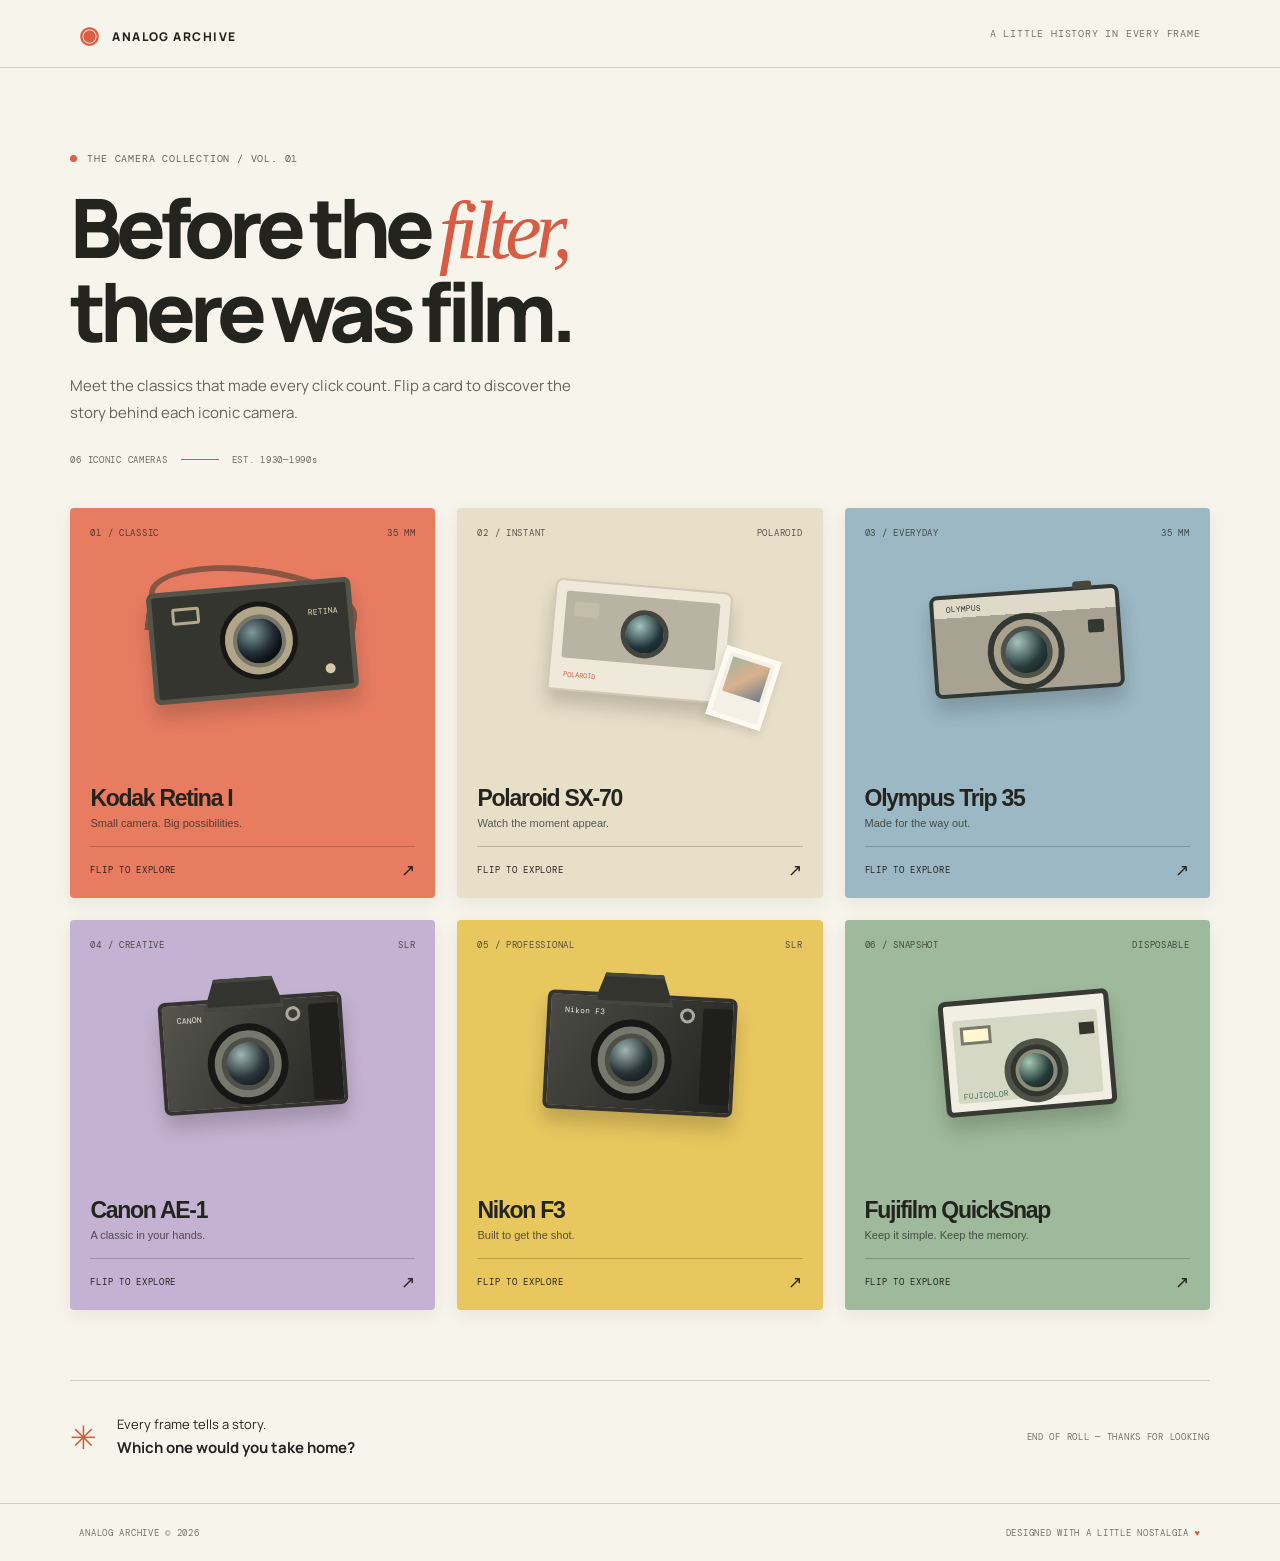
<file: index.html>
<!doctype html>
<html lang="en">
  <head>
    <meta charset="UTF-8" />
    <meta name="viewport" content="width=device-width, initial-scale=1.0" />
    <meta
      name="description"
      content="An interactive collection of iconic retro cameras."
    />
    <title>Analog Archive — Retro Camera Flip Cards</title>
    <link rel="preconnect" href="https://fonts.googleapis.com" />
    <link rel="preconnect" href="https://fonts.gstatic.com" crossorigin />
    <link
      href="https://fonts.googleapis.com/css2?family=DM+Mono:wght@400;500&family=Manrope:wght@400;500;600;700;800&display=swap"
      rel="stylesheet"
    />
    <link rel="stylesheet" href="css/style.css" />
  </head>
  <body>
    <header class="site-header">
      <a class="wordmark" href="#" aria-label="Analog Archive home">
        <span class="wordmark-icon">◉</span>
        ANALOG ARCHIVE
      </a>
      <span class="header-note">A LITTLE HISTORY IN EVERY FRAME</span>
    </header>

    <main>
      <section class="intro">
        <p class="eyebrow">
          <span class="eyebrow-dot"></span>
          THE CAMERA COLLECTION / VOL. 01
        </p>
        <h1>
          Before the
          <em>filter,</em>
          <br />
          there was film.
        </h1>
        <p class="intro-copy">
          Meet the classics that made every click count. Flip a card to discover
          the story behind each iconic camera.
        </p>
        <div class="intro-meta">
          <span>06 ICONIC CAMERAS</span>
          <span class="meta-line"></span>
          <span>EST. 1930—1990s</span>
        </div>
      </section>

      <section class="camera-grid" aria-label="Retro camera collection">
        <article class="camera-card card-coral">
          <button
            class="card-inner"
            type="button"
            aria-pressed="false"
            aria-label="Flip Kodak Retina I card"
          >
            <span class="card-face card-front">
              <span class="card-topline">
                <span>01 / CLASSIC</span>
                <span>35 MM</span>
              </span>
              <span class="camera-art kodak" aria-hidden="true">
                <span class="camera-strap"></span>
                <span class="camera-body">
                  <span class="viewfinder"></span>
                  <span class="lens-ring">
                    <span class="lens-glass"></span>
                  </span>
                  <span class="camera-badge">RETINA</span>
                  <span class="shutter"></span>
                </span>
              </span>
              <span class="card-title">Kodak Retina I</span>
              <span class="card-subtitle">
                Small camera. Big possibilities.
              </span>
              <span class="flip-hint">
                FLIP TO EXPLORE
                <span>↗</span>
              </span>
            </span>
            <span class="card-face card-back">
              <span class="back-index">CAMERA NO. 01</span>
              <span class="back-symbol">✳</span>
              <span class="back-kicker">THE POCKET PIONEER</span>
              <strong>Kodak Retina I</strong>
              <span class="back-copy">
                Introduced in 1934, the Retina helped popularize the compact 35
                mm camera. Its folding design made serious photography easier to
                take on the road.
              </span>
              <span class="fact-row">
                <span>INTRODUCED</span>
                <b>1934</b>
              </span>
              <span class="fact-row">
                <span>FILM</span>
                <b>35 mm</b>
              </span>
              <span class="flip-hint">
                BACK TO FRONT
                <span>↻</span>
              </span>
            </span>
          </button>
        </article>

        <article class="camera-card card-cream">
          <button
            class="card-inner"
            type="button"
            aria-pressed="false"
            aria-label="Flip Polaroid SX-70 card"
          >
            <span class="card-face card-front">
              <span class="card-topline">
                <span>02 / INSTANT</span>
                <span>POLAROID</span>
              </span>
              <span class="camera-art polaroid" aria-hidden="true">
                <span class="instant-camera">
                  <span class="instant-flash"></span>
                  <span class="instant-lens"></span>
                  <span class="instant-logo">POLAROID</span>
                </span>
                <span class="photo-print"></span>
              </span>
              <span class="card-title">Polaroid SX-70</span>
              <span class="card-subtitle">Watch the moment appear.</span>
              <span class="flip-hint">
                FLIP TO EXPLORE
                <span>↗</span>
              </span>
            </span>
            <span class="card-face card-back">
              <span class="back-index">CAMERA NO. 02</span>
              <span class="back-symbol">▧</span>
              <span class="back-kicker">INSTANT MAGIC</span>
              <strong>Polaroid SX-70</strong>
              <span class="back-copy">
                Launched in 1972, this folding instant camera produced photos
                without a separate darkroom. Its elegant design made instant
                photography feel futuristic.
              </span>
              <span class="fact-row">
                <span>INTRODUCED</span>
                <b>1972</b>
              </span>
              <span class="fact-row">
                <span>FILM</span>
                <b>Instant</b>
              </span>
              <span class="flip-hint">
                BACK TO FRONT
                <span>↻</span>
              </span>
            </span>
          </button>
        </article>

        <article class="camera-card card-blue">
          <button
            class="card-inner"
            type="button"
            aria-pressed="false"
            aria-label="Flip Olympus Trip 35 card"
          >
            <span class="card-face card-front">
              <span class="card-topline">
                <span>03 / EVERYDAY</span>
                <span>35 MM</span>
              </span>
              <span class="camera-art olympus" aria-hidden="true">
                <span class="compact-body">
                  <span class="brand-mark">OLYMPUS</span>
                  <span class="compact-lens"><span></span></span>
                  <span class="compact-window"></span>
                  <span class="compact-button"></span>
                </span>
              </span>
              <span class="card-title">Olympus Trip 35</span>
              <span class="card-subtitle">Made for the way out.</span>
              <span class="flip-hint">
                FLIP TO EXPLORE
                <span>↗</span>
              </span>
            </span>
            <span class="card-face card-back">
              <span class="back-index">CAMERA NO. 03</span>
              <span class="back-symbol">⌁</span>
              <span class="back-kicker">THE TRAVEL COMPANION</span>
              <strong>Olympus Trip 35</strong>
              <span class="back-copy">
                Released in 1967, the Trip 35 became a beloved travel camera
                thanks to its compact build, simple operation and
                selenium-powered automatic exposure.
              </span>
              <span class="fact-row">
                <span>INTRODUCED</span>
                <b>1967</b>
              </span>
              <span class="fact-row">
                <span>FILM</span>
                <b>35 mm</b>
              </span>
              <span class="flip-hint">
                BACK TO FRONT
                <span>↻</span>
              </span>
            </span>
          </button>
        </article>

        <article class="camera-card card-lilac">
          <button
            class="card-inner"
            type="button"
            aria-pressed="false"
            aria-label="Flip Canon AE-1 card"
          >
            <span class="card-face card-front">
              <span class="card-topline">
                <span>04 / CREATIVE</span>
                <span>SLR</span>
              </span>
              <span class="camera-art canon" aria-hidden="true">
                <span class="slr-body">
                  <span class="pentaprism"></span>
                  <span class="slr-grip"></span>
                  <span class="slr-lens"><span></span></span>
                  <span class="slr-label">CANON</span>
                  <span class="slr-dial"></span>
                </span>
              </span>
              <span class="card-title">Canon AE-1</span>
              <span class="card-subtitle">A classic in your hands.</span>
              <span class="flip-hint">
                FLIP TO EXPLORE
                <span>↗</span>
              </span>
            </span>
            <span class="card-face card-back">
              <span class="back-index">CAMERA NO. 04</span>
              <span class="back-symbol">◌</span>
              <span class="back-kicker">A NEW KIND OF CONTROL</span>
              <strong>Canon AE-1</strong>
              <span class="back-copy">
                Introduced in 1976, the AE-1 brought electronic automation to a
                wide audience. It became a hugely popular SLR for learners and
                enthusiasts alike.
              </span>
              <span class="fact-row">
                <span>INTRODUCED</span>
                <b>1976</b>
              </span>
              <span class="fact-row">
                <span>FILM</span>
                <b>35 mm</b>
              </span>
              <span class="flip-hint">
                BACK TO FRONT
                <span>↻</span>
              </span>
            </span>
          </button>
        </article>

        <article class="camera-card card-yellow">
          <button
            class="card-inner"
            type="button"
            aria-pressed="false"
            aria-label="Flip Nikon F3 card"
          >
            <span class="card-face card-front">
              <span class="card-topline">
                <span>05 / PROFESSIONAL</span>
                <span>SLR</span>
              </span>
              <span class="camera-art nikon" aria-hidden="true">
                <span class="pro-camera">
                  <span class="pro-prism"></span>
                  <span class="pro-grip"></span>
                  <span class="pro-lens"><span></span></span>
                  <span class="pro-name">Nikon F3</span>
                  <span class="pro-dial"></span>
                </span>
              </span>
              <span class="card-title">Nikon F3</span>
              <span class="card-subtitle">Built to get the shot.</span>
              <span class="flip-hint">
                FLIP TO EXPLORE
                <span>↗</span>
              </span>
            </span>
            <span class="card-face card-back">
              <span class="back-index">CAMERA NO. 05</span>
              <span class="back-symbol">✦</span>
              <span class="back-kicker">FIELD-TESTED LEGEND</span>
              <strong>Nikon F3</strong>
              <span class="back-copy">
                Debuting in 1980, the F3 paired a rugged professional body with
                electronic aperture-priority exposure and a design by Giorgetto
                Giugiaro.
              </span>
              <span class="fact-row">
                <span>INTRODUCED</span>
                <b>1980</b>
              </span>
              <span class="fact-row">
                <span>FILM</span>
                <b>35 mm</b>
              </span>
              <span class="flip-hint">
                BACK TO FRONT
                <span>↻</span>
              </span>
            </span>
          </button>
        </article>

        <article class="camera-card card-green">
          <button
            class="card-inner"
            type="button"
            aria-pressed="false"
            aria-label="Flip Fujifilm QuickSnap card"
          >
            <span class="card-face card-front">
              <span class="card-topline">
                <span>06 / SNAPSHOT</span>
                <span>DISPOSABLE</span>
              </span>
              <span class="camera-art fuji" aria-hidden="true">
                <span class="disposable-body">
                  <span class="disposable-flash"></span>
                  <span class="disposable-lens"><span></span></span>
                  <span class="disposable-view"></span>
                  <span class="disposable-label">FUJICOLOR</span>
                </span>
              </span>
              <span class="card-title">Fujifilm QuickSnap</span>
              <span class="card-subtitle">
                Keep it simple. Keep the memory.
              </span>
              <span class="flip-hint">
                FLIP TO EXPLORE
                <span>↗</span>
              </span>
            </span>
            <span class="card-face card-back">
              <span class="back-index">CAMERA NO. 06</span>
              <span class="back-symbol">⌖</span>
              <span class="back-kicker">NO SETTINGS, JUST MOMENTS</span>
              <strong>Fujifilm QuickSnap</strong>
              <span class="back-copy">
                First introduced in 1986, QuickSnap helped make disposable
                cameras a party, holiday and everyday staple. Point, shoot,
                develop—and relive it.
              </span>
              <span class="fact-row">
                <span>INTRODUCED</span>
                <b>1986</b>
              </span>
              <span class="fact-row">
                <span>FILM</span>
                <b>35 mm</b>
              </span>
              <span class="flip-hint">
                BACK TO FRONT
                <span>↻</span>
              </span>
            </span>
          </button>
        </article>
      </section>

      <section class="closing-note">
        <span class="closing-star">✳</span>
        <p>
          Every frame tells a story.
          <br />
          <strong>Which one would you take home?</strong>
        </p>
        <span class="closing-caption">END OF ROLL — THANKS FOR LOOKING</span>
      </section>
    </main>
    <footer>
      <span>ANALOG ARCHIVE © 2026</span>
      <span>
        DESIGNED WITH A LITTLE NOSTALGIA
        <span class="footer-heart">♥</span>
      </span>
    </footer>
    <script src="js/script.js"></script>
  </body>
</html>
</file>
<file: css/style.css>
* {
  box-sizing: border-box;
}

:root {
  --ink: #24241f;
  --paper: #f7f4ec;
  --muted: #76746b;
  --line: rgba(36, 36, 31, 0.18);
}

body {
  margin: 0;
  color: var(--ink);
  background: var(--paper);
  font-family: "Manrope", sans-serif;
}

.camera-grid {
  display: grid;
  grid-template-columns: repeat(3, minmax(0, 1fr));
  gap: 22px;
}

.camera-card {
  height: 390px;
  perspective: 1200px;
}
.camera-card.is-flipped .card-inner {
  transform: rotateY(180deg);
}

.card-inner {
  position: relative;
  width: 100%;
  height: 100%;
  border: 0;
  padding: 0;
  background: transparent;
  cursor: pointer;
  transform-style: preserve-3d;
  transition: transform 0.72s cubic-bezier(0.2, 0.75, 0.2, 1);
}

.card-face {
  position: absolute;
  inset: 0;
  display: flex;
  flex-direction: column;
  overflow: hidden;
  border-radius: 4px;
  padding: 19px 20px 17px;
  backface-visibility: hidden;
  -webkit-backface-visibility: hidden;
}

.card-back {
  transform: rotateY(180deg);
  background: #282923;
  color: #f8f4e9;
}

.card-coral .card-front {
  background: #e77c61;
}

.card-cream .card-front {
  background: #e8dfc9;
}

.card-blue .card-front {
  background: #9bb8c4;
}

.card-lilac .card-front {
  background: #c4b2d2;
}

.card-yellow .card-front {
  background: #e8c75f;
}

.card-green .card-front {
  background: #9eb99b;
}

@media (max-width: 900px) {
  .camera-grid {
    grid-template-columns: repeat(2, minmax(0, 1fr));
  }
}
@media (max-width: 560px) {
  .camera-grid {
    grid-template-columns: 1fr;
  }
  .camera-card {
    height: 380px;
  }
}
* {
  box-sizing: border-box;
}

:root {
  --ink: #24241f;
  --paper: #f7f4ec;
  --muted: #76746b;
  --line: rgba(36, 36, 31, 0.18);
}

html {
  scroll-behavior: smooth;
}

body {
  margin: 0;
  color: var(--ink);
  background: var(--paper);
  font-family: "Manrope", sans-serif;
}

.site-header {
  min-height: 68px;
  padding: 0 6.2vw;
  display: flex;
  align-items: center;
  justify-content: space-between;
  border-bottom: 1px solid var(--line);
}

.wordmark {
  color: var(--ink);
  text-decoration: none;
  font-size: 12px;
  font-weight: 800;
  letter-spacing: 0.12em;
}

.wordmark-icon {
  color: #df5d43;
  font-size: 23px;
  vertical-align: -2px;
  margin-right: 8px;
}

.header-note,
.eyebrow,
.intro-meta,
.card-topline,
.flip-hint,
.back-index,
.back-kicker,
.fact-row,
.closing-caption,
footer {
  font-family: "DM Mono", monospace;
  letter-spacing: 0.08em;
}

.header-note {
  font-size: 10px;
  color: var(--muted);
}

main {
  max-width: 1280px;
  margin: auto;
  padding: 0 5.5vw;
}

.intro {
  padding: 74px 0 42px;
  max-width: 720px;
}

.eyebrow {
  display: flex;
  align-items: center;
  gap: 10px;
  font-size: 10px;
  color: #66645b;
}

.eyebrow-dot {
  width: 7px;
  height: 7px;
  border-radius: 50%;
  background: #df5d43;
  display: inline-block;
}

h1 {
  font-size: clamp(46px, 7vw, 82px);
  line-height: 0.98;
  letter-spacing: -0.075em;
  margin: 22px 0 20px;
  font-weight: 800;
}

h1 em {
  font-family: Georgia, serif;
  font-weight: 400;
  color: #d65d43;
}

.intro-copy {
  max-width: 510px;
  font-size: 15px;
  line-height: 1.8;
  color: #66645b;
}

.intro-meta {
  display: flex;
  align-items: center;
  gap: 13px;
  font-size: 9px;
  margin-top: 28px;
  color: #6c6a61;
}

.meta-line {
  height: 1px;
  width: 38px;
  background: #d65d43;
}

.camera-grid {
  display: grid;
  grid-template-columns: repeat(3, minmax(0, 1fr));
  gap: 22px;
  padding-bottom: 70px;
}

.camera-card {
  min-width: 0;
  height: 390px;
  perspective: 1200px;
}

.card-inner {
  display: block;
  position: relative;
  width: 100%;
  height: 100%;
  border: 0;
  border-radius: 4px;
  padding: 0;
  background: transparent;
  color: inherit;
  text-align: left;
  cursor: pointer;
  transform-style: preserve-3d;
  transition: transform 0.72s cubic-bezier(0.2, 0.75, 0.2, 1);
}

.camera-card.is-flipped .card-inner {
  transform: rotateY(180deg);
}

.card-inner:focus-visible {
  outline: 3px solid #24241f;
  outline-offset: 5px;
}

.card-face {
  position: absolute;
  inset: 0;
  display: flex;
  flex-direction: column;
  overflow: hidden;
  border-radius: 4px;
  backface-visibility: hidden;
  -webkit-backface-visibility: hidden;
  padding: 19px 20px 17px;
}

.card-front {
  box-shadow: 0 5px 18px rgba(37, 32, 23, 0.07);
}

.card-back {
  transform: rotateY(180deg);
  background: #282923;
  color: #f8f4e9;
  padding: 25px 23px 19px;
}

.card-coral .card-front {
  background: #e77c61;
}

.card-cream .card-front {
  background: #e8dfc9;
}

.card-blue .card-front {
  background: #9bb8c4;
}

.card-lilac .card-front {
  background: #c4b2d2;
}

.card-yellow .card-front {
  background: #e8c75f;
}

.card-green .card-front {
  background: #9eb99b;
}

.card-topline {
  display: flex;
  justify-content: space-between;
  font-size: 9px;
  color: rgba(36, 36, 31, 0.75);
}

.camera-art {
  height: 205px;
  position: relative;
  display: flex;
  justify-content: center;
  align-items: center;
}

.camera-body,
.instant-camera,
.compact-body,
.slr-body,
.pro-camera,
.disposable-body {
  position: relative;
  box-shadow: 0 13px 18px rgba(25, 25, 22, 0.2);
}

.kodak .camera-body {
  width: 205px;
  height: 112px;
  background: #35352f;
  border: 5px solid #55544b;
  border-radius: 7px;
  transform: rotate(-5deg);
}

.kodak .camera-strap {
  position: absolute;
  width: 210px;
  height: 76px;
  border: 6px solid rgba(48, 47, 41, 0.5);
  border-bottom: 0;
  border-radius: 50% 50% 0 0;
  top: 28px;
  transform: rotate(7deg);
}

.viewfinder {
  position: absolute;
  top: 12px;
  left: 19px;
  width: 28px;
  height: 17px;
  border: 3px solid #b3aa8f;
  border-radius: 3px;
}

.lens-ring {
  position: absolute;
  width: 78px;
  height: 78px;
  left: 65px;
  top: 12px;
  background: #b1a58a;
  border: 5px solid #171816;
  border-radius: 50%;
  display: grid;
  place-items: center;
}

.lens-glass {
  width: 53px;
  height: 53px;
  border-radius: 50%;
  background: radial-gradient(circle at 35% 30%, #7f9a9a, #242f36 48%, #0c1115 70%);
  border: 4px solid #777668;
}

.camera-badge {
  position: absolute;
  right: 10px;
  top: 22px;
  color: #eee0bd;
  font: 8px "DM Mono";
}

.shutter {
  position: absolute;
  right: 17px;
  bottom: 12px;
  width: 10px;
  height: 10px;
  border-radius: 50%;
  background: #d5c9a9;
}

.polaroid .instant-camera {
  width: 178px;
  height: 112px;
  border-radius: 8px 8px 3px 3px;
  background: #eee9db;
  border: 2px solid #d1c8b6;
  transform: rotate(5deg);
}

.instant-camera:before {
  content: "";
  position: absolute;
  inset: 10px 10px 31px;
  border-radius: 3px;
  background: #b9b3a4;
}

.instant-lens {
  position: absolute;
  top: 23px;
  left: 67px;
  width: 48px;
  height: 48px;
  border-radius: 50%;
  border: 5px solid #45453f;
  background: radial-gradient(circle at 35% 30%, #a5c3bf, #1d3339 60%, #121a1c);
  z-index: 1;
}

.instant-flash {
  position: absolute;
  top: 20px;
  left: 19px;
  width: 25px;
  height: 15px;
  border-radius: 2px;
  background: #c4bda9;
  z-index: 1;
}

.instant-logo {
  position: absolute;
  bottom: 10px;
  left: 13px;
  color: #d75c45;
  font: 7px "DM Mono";
}

.photo-print {
  position: absolute;
  width: 57px;
  height: 72px;
  background: #f5f0e6;
  border: 5px solid #fffaf0;
  bottom: 20px;
  right: 31px;
  transform: rotate(18deg);
  box-shadow: 0 5px 8px rgba(51, 51, 51, 0.1333333333);
}

.photo-print:after {
  content: "";
  display: block;
  margin: 4px;
  height: 36px;
  background: linear-gradient(135deg, #a5b4a2, #d9b18c, #6b7e8a);
}

.compact-body {
  width: 190px;
  height: 103px;
  border-radius: 8px;
  border: 4px solid #343832;
  background: linear-gradient(#ded9c9 0 20%, #a7a292 20% 100%);
  transform: rotate(-4deg);
}

.brand-mark {
  position: absolute;
  top: 5px;
  left: 12px;
  font: 8px "DM Mono";
  color: #30322d;
}

.compact-lens {
  position: absolute;
  width: 77px;
  height: 77px;
  border-radius: 50%;
  border: 6px solid #343832;
  background: #aaa28e;
  top: 19px;
  left: 51px;
  display: grid;
  place-items: center;
}

.compact-lens span {
  width: 52px;
  height: 52px;
  border-radius: 50%;
  border: 5px solid #4d5149;
  background: radial-gradient(circle at 30% 25%, #a6c4bf, #273b3d 58%, #101918);
}

.compact-window {
  position: absolute;
  top: 30px;
  right: 13px;
  width: 16px;
  height: 13px;
  background: #343832;
  border-radius: 2px;
}

.compact-button {
  position: absolute;
  top: -9px;
  right: 23px;
  width: 19px;
  height: 8px;
  background: #45473f;
  border-radius: 3px;
}

.slr-body,
.pro-camera {
  width: 184px;
  height: 113px;
  border-radius: 7px;
  border: 4px solid #34332f;
  background: linear-gradient(120deg, #55554e, #262723);
  transform: rotate(-4deg);
}

.pentaprism,
.pro-prism {
  position: absolute;
  width: 81px;
  height: 32px;
  top: -24px;
  left: 42px;
  background: #33342f;
  border: 4px solid #45463f;
  clip-path: polygon(14% 0, 86% 0, 100% 100%, 0 100%);
}

.slr-grip,
.pro-grip {
  position: absolute;
  top: 7px;
  right: 0;
  width: 30px;
  height: 96px;
  background: #1f201d;
  border-radius: 3px;
}

.slr-lens,
.pro-lens {
  position: absolute;
  width: 81px;
  height: 81px;
  left: 42px;
  top: 22px;
  border-radius: 50%;
  border: 7px solid #171815;
  background: #77786d;
  display: grid;
  place-items: center;
}

.slr-lens span,
.pro-lens span {
  width: 53px;
  height: 53px;
  border-radius: 50%;
  border: 5px solid #4e5048;
  background: radial-gradient(circle at 35% 28%, #a1b6b2, #283438 55%, #090d10);
}

.slr-label {
  position: absolute;
  top: 10px;
  left: 14px;
  color: #eee8d9;
  font: 8px "DM Mono";
}

.slr-dial,
.pro-dial {
  position: absolute;
  top: 8px;
  right: 38px;
  width: 15px;
  height: 15px;
  border: 3px solid #aaa99b;
  border-radius: 50%;
}

.pro-camera {
  width: 190px;
  height: 119px;
  transform: rotate(3deg);
  background: linear-gradient(120deg, #4a4b45, #232420);
}

.pro-prism {
  width: 80px;
}

.pro-name {
  position: absolute;
  top: 10px;
  left: 14px;
  color: #eee;
  font: 8px "DM Mono";
}

.disposable-body {
  width: 171px;
  height: 116px;
  background: #f1eee4;
  border: 5px solid #373a32;
  border-radius: 7px;
  transform: rotate(-5deg);
}

.disposable-body:before {
  content: "";
  position: absolute;
  inset: 15px 8px 8px;
  background: #d4d8c5;
  border-radius: 3px;
}

.disposable-flash {
  position: absolute;
  top: 22px;
  left: 15px;
  width: 31px;
  height: 18px;
  background: #fff7cf;
  border: 3px solid #77796c;
  z-index: 1;
}

.disposable-lens {
  position: absolute;
  top: 39px;
  left: 56px;
  width: 64px;
  height: 64px;
  border-radius: 50%;
  background: #33362f;
  border: 6px solid #4e5247;
  z-index: 1;
  display: grid;
  place-items: center;
}

.disposable-lens span {
  width: 42px;
  height: 42px;
  border-radius: 50%;
  background: radial-gradient(circle at 30% 25%, #a7c9b7, #283d3b 58%, #101816);
  border: 4px solid #8a8d7b;
}

.disposable-view {
  position: absolute;
  right: 12px;
  top: 27px;
  width: 15px;
  height: 12px;
  background: #34362e;
  z-index: 1;
}

.disposable-label {
  position: absolute;
  bottom: 10px;
  left: 13px;
  z-index: 1;
  color: #3d6e52;
  font: 8px "DM Mono";
}

.card-title {
  font-size: 23px;
  letter-spacing: -0.055em;
  font-weight: 800;
  margin-top: auto;
}

.card-subtitle {
  color: rgba(36, 36, 31, 0.73);
  font-size: 11px;
  margin-top: 5px;
}

.flip-hint {
  display: flex;
  justify-content: space-between;
  align-items: center;
  border-top: 1px solid rgba(36, 36, 31, 0.24);
  padding-top: 12px;
  margin-top: 17px;
  font-size: 9px;
}

.flip-hint span {
  font-size: 17px;
}

.back-index {
  font-size: 9px;
  color: #b9b5a6;
}

.back-symbol {
  position: absolute;
  right: 22px;
  top: 43px;
  font-size: 33px;
  color: #e77c61;
}

.back-kicker {
  color: #e9a18e;
  font-size: 9px;
  margin-top: 43px;
}

.card-back strong {
  font-size: 27px;
  letter-spacing: -0.06em;
  line-height: 1.1;
  margin-top: 9px;
}

.back-copy {
  font-size: 12px;
  line-height: 1.75;
  color: #d3d0c4;
  margin-top: 13px;
}

.fact-row {
  display: flex;
  justify-content: space-between;
  gap: 10px;
  padding: 9px 0;
  border-bottom: 1px solid rgba(255, 255, 255, 0.1411764706);
  font-size: 9px;
  color: #b9b5a6;
}

.fact-row:first-of-type {
  margin-top: auto;
}

.fact-row b {
  color: #f8f4e9;
  font-weight: 500;
}

.card-back .flip-hint {
  margin-top: 14px;
  border-color: rgba(255, 255, 255, 0.2078431373);
  color: #f8f4e9;
}

.closing-note {
  border-top: 1px solid var(--line);
  padding: 32px 0 43px;
  display: flex;
  align-items: center;
  gap: 20px;
}

.closing-star {
  color: #d65d43;
  font-size: 32px;
}

.closing-note p {
  line-height: 1.7;
  margin: 0;
  font-size: 13px;
}

.closing-note strong {
  font-size: 15px;
}

.closing-caption {
  margin-left: auto;
  font-size: 9px;
  color: var(--muted);
}

footer {
  min-height: 58px;
  padding: 15px 6.2vw;
  border-top: 1px solid var(--line);
  display: flex;
  justify-content: space-between;
  align-items: center;
  gap: 20px;
  color: #77746b;
  font-size: 9px;
}

.footer-heart {
  color: #d65d43;
}

@media (max-width: 900px) {
  main {
    padding: 0 4vw;
  }
  .camera-grid {
    grid-template-columns: repeat(2, minmax(0, 1fr));
    gap: 16px;
  }
  .intro {
    padding-top: 55px;
  }
}
@media (max-width: 560px) {
  .site-header {
    padding: 0 5vw;
  }
  .header-note {
    display: none;
  }
  main {
    padding: 0 5vw;
  }
  .intro {
    padding-top: 44px;
  }
  .camera-grid {
    grid-template-columns: 1fr;
    gap: 18px;
  }
  .camera-card {
    height: 380px;
  }
  .camera-art {
    height: 195px;
  }
  .closing-caption {
    display: none;
  }
  footer {
    padding: 15px 5vw;
    font-size: 8px;
  }
}
@media (prefers-reduced-motion: reduce) {
  *,
  *::before,
  *::after {
    scroll-behavior: auto !important;
    transition-duration: 0.01ms !important;
  }
}
</file>
